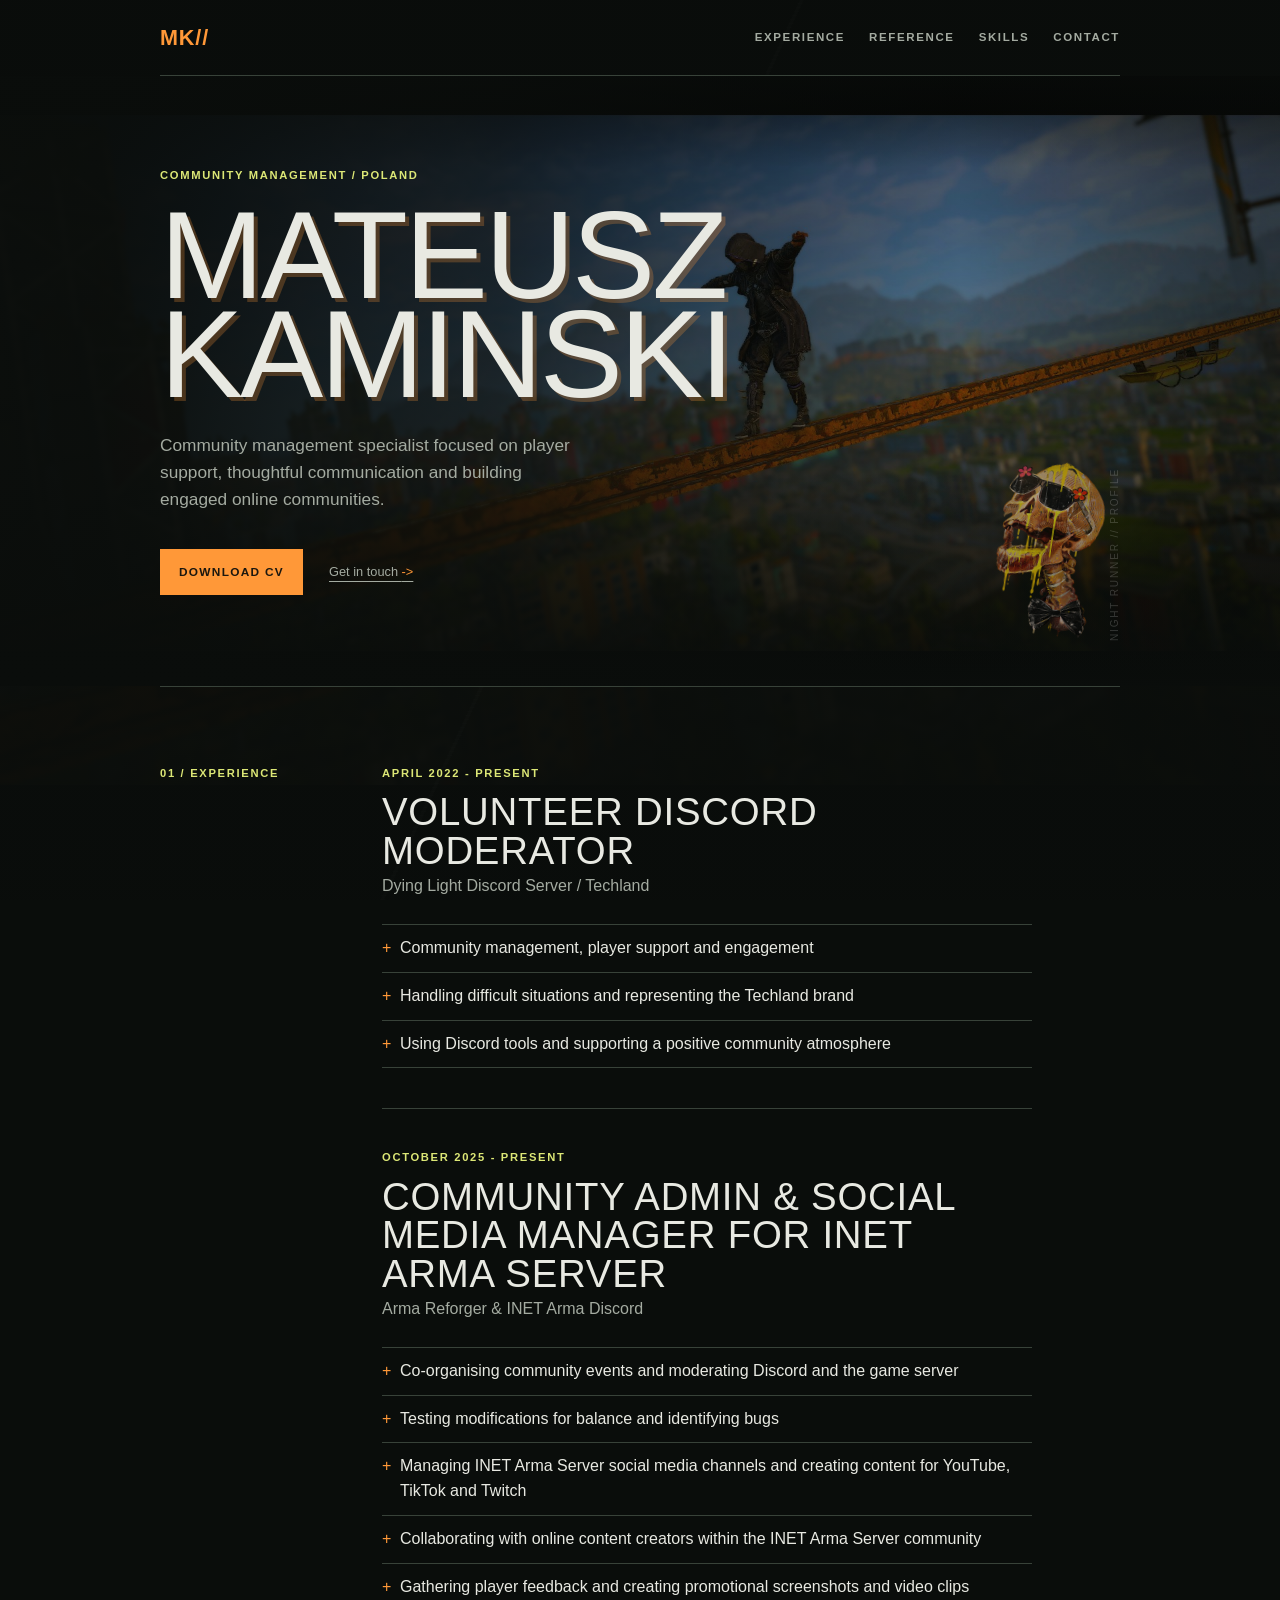
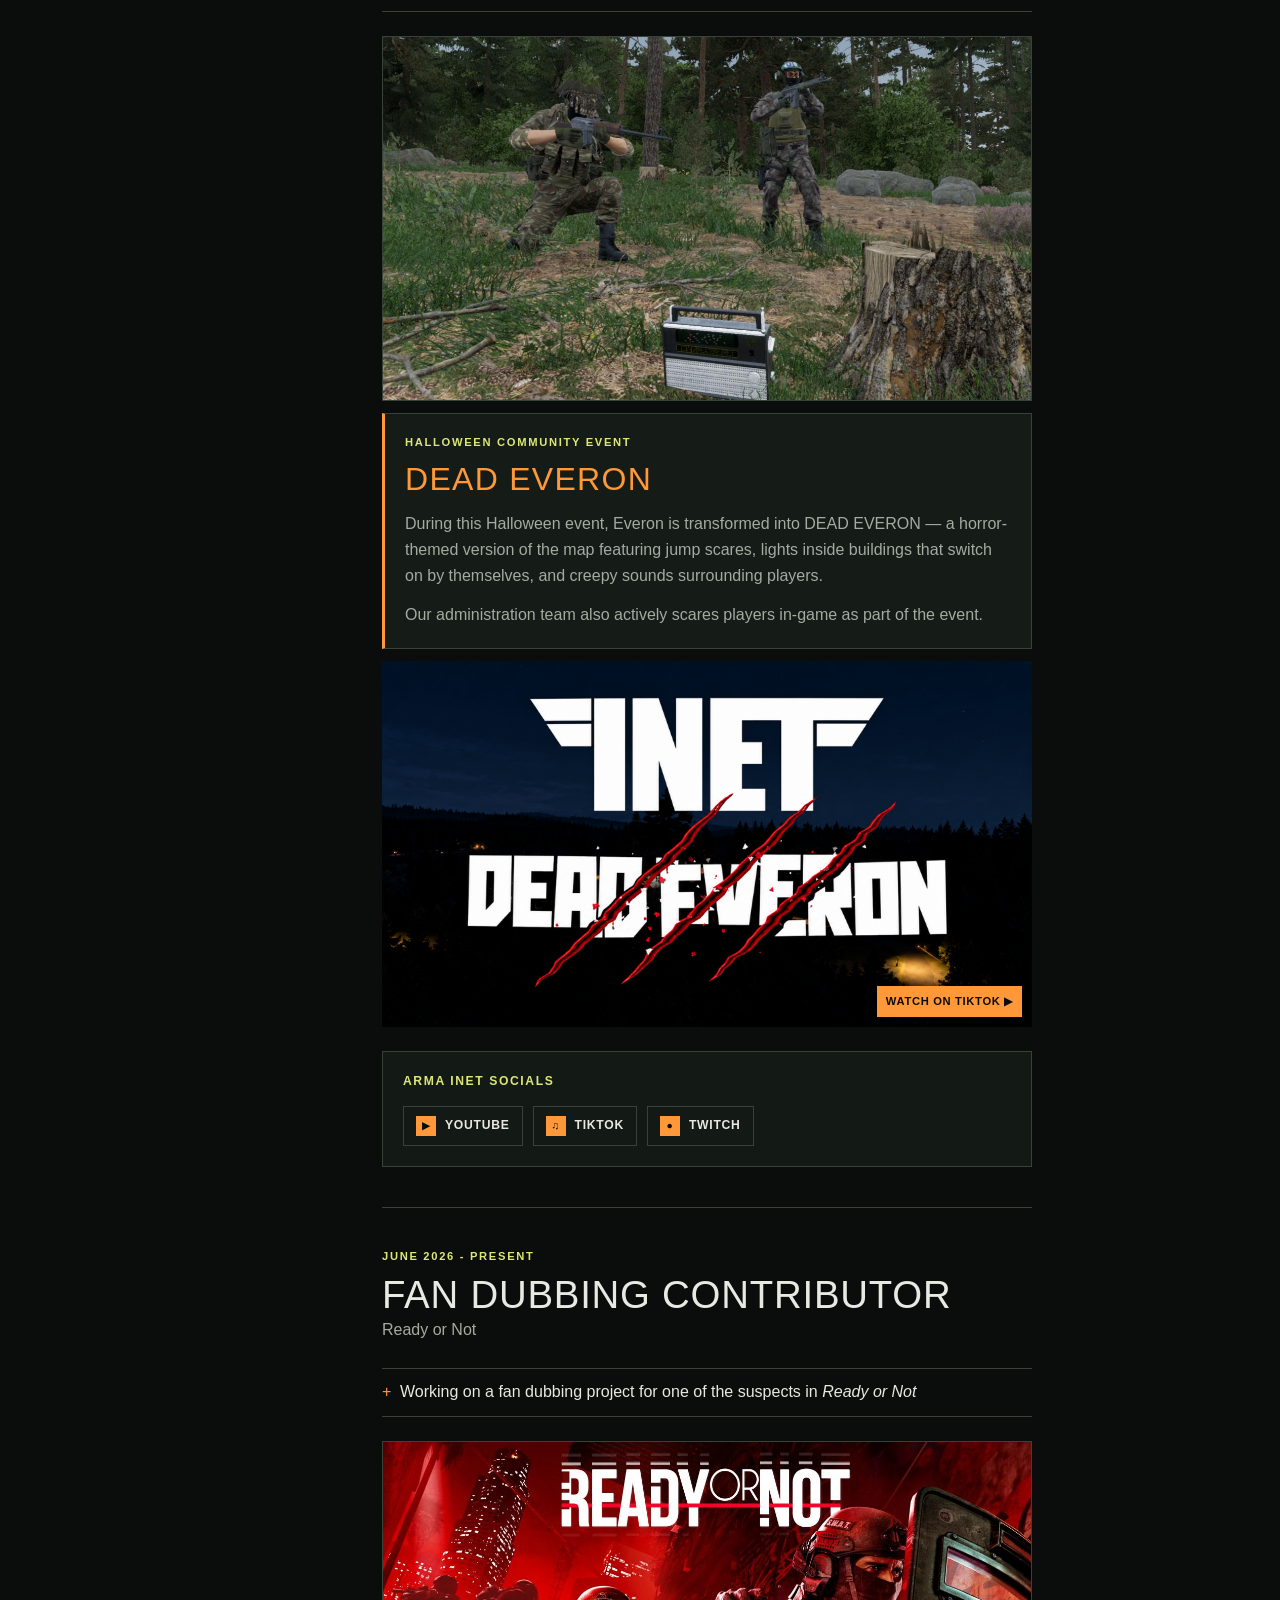
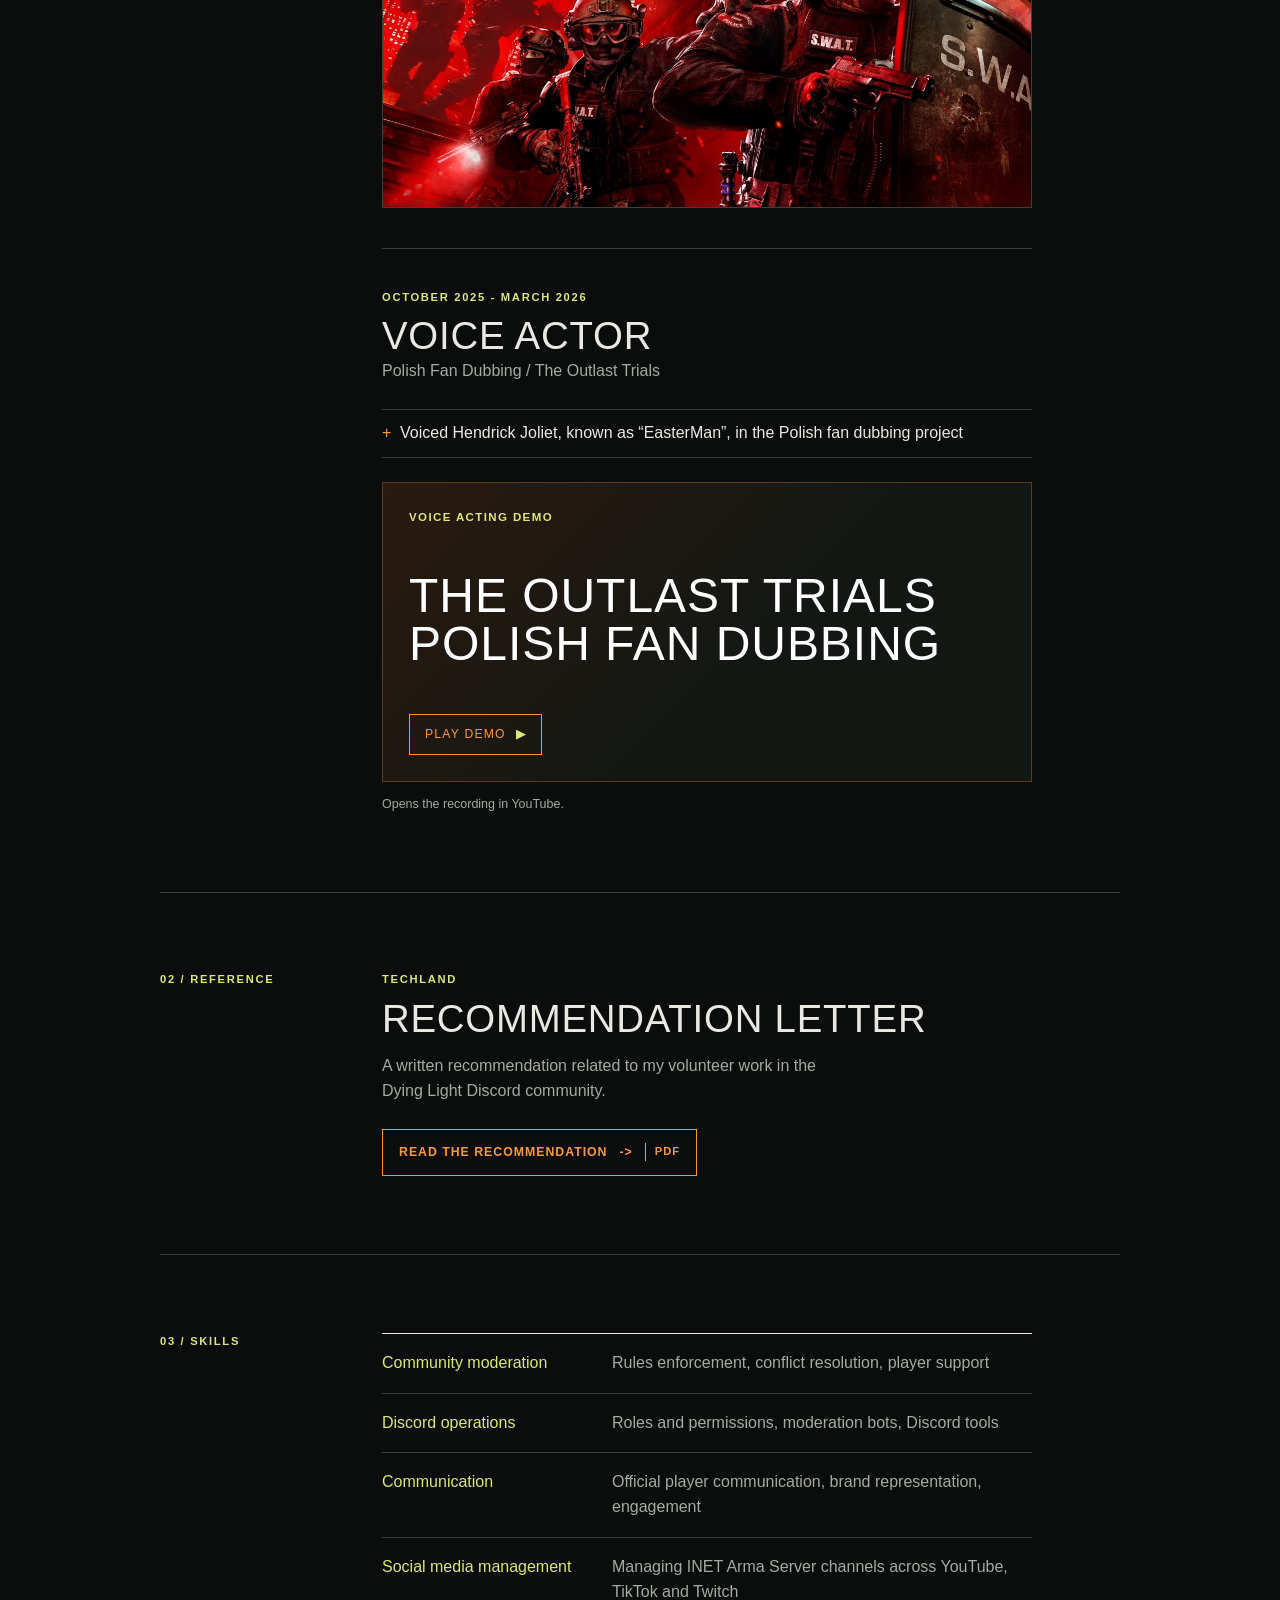
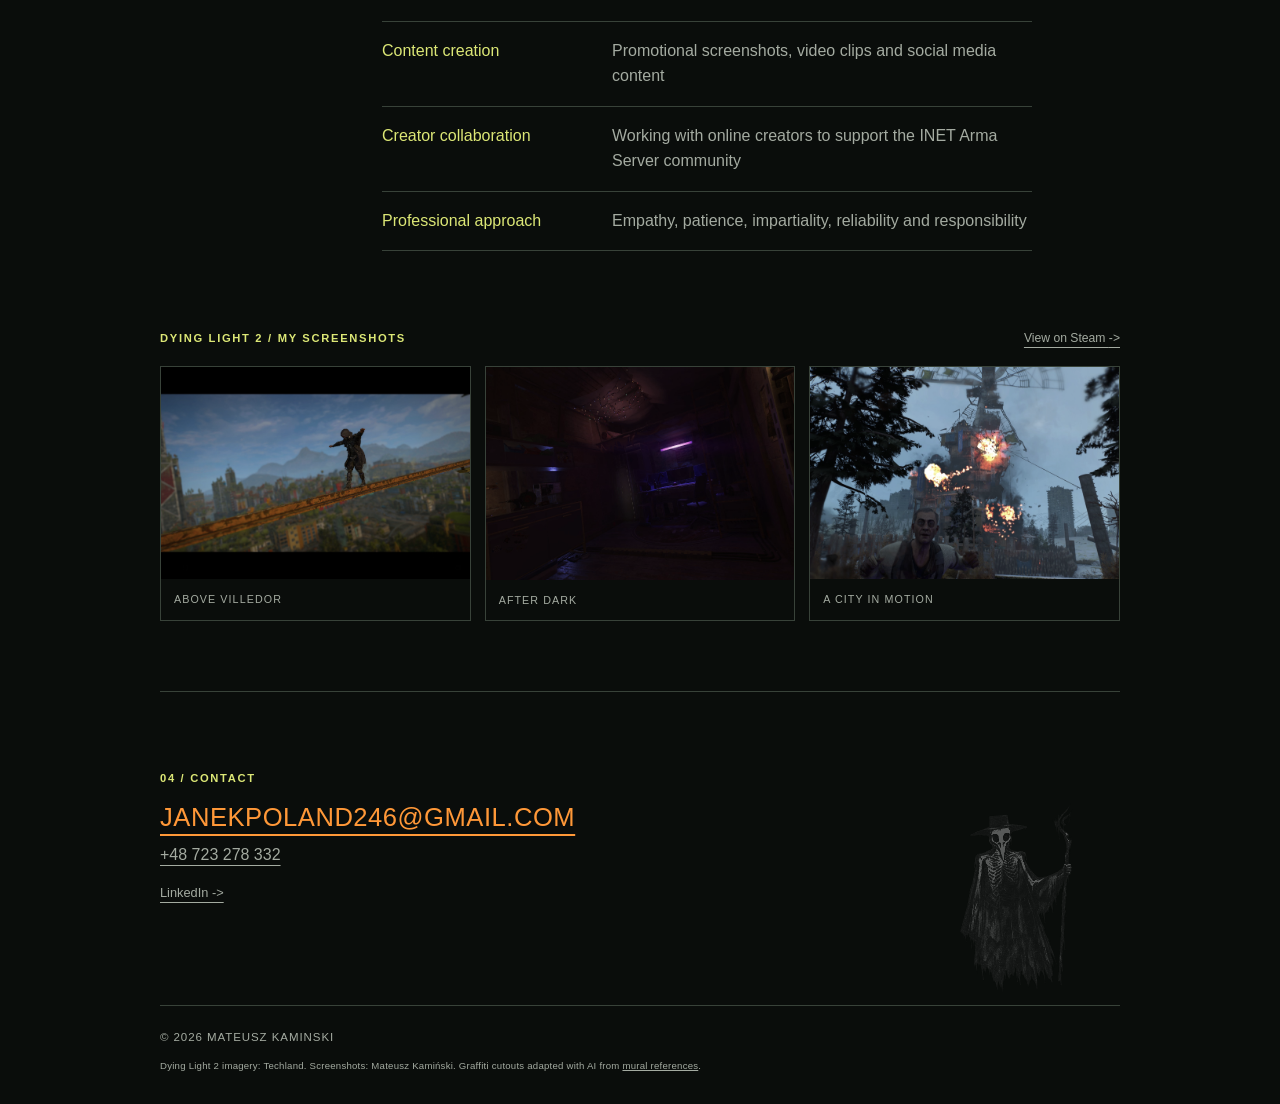
<file: index.html>
<!doctype html>
<html lang="en">
  <head>
    <meta charset="UTF-8" />
    <meta name="viewport" content="width=device-width, initial-scale=1" />
    <meta name="description" content="CV of Mateusz Kaminski, community management specialist." />
    <title>Mateusz Kaminski // Field Profile</title>
    <link rel="stylesheet" href="style-villedor-20261020-v2.css" />
  </head>
  <body>
    <header class="nav wrap">
      <a class="brand" href="#top">MK//</a>
      <nav aria-label="Main navigation">
        <a href="#experience">Experience</a>
        <a href="#reference">Reference</a>
        <a href="#skills">Skills</a>
        <a href="#contact">Contact</a>
      </nav>
    </header>

    <main id="top">
      <section class="hero wrap">
        <p class="label">Community management / Poland</p>
        <h1>Mateusz<br />Kaminski</h1>
        <p class="intro">Community management specialist focused on player support, thoughtful communication and building engaged online communities.</p>
        <div class="actions">
          <a class="button" href="assets/Mateusz_Kaminski_CV_ENG_GD_UPDATED.pdf" download>Download CV</a>
          <a class="text-link" href="mailto:janekpoland246@gmail.com">Get in touch <span>-&gt;</span></a>
        </div>
        <img class="graffiti graffiti--hero" src="assets/graffiti-skullhammer-cutout.png" width="118" alt="" aria-hidden="true" />
      </section>

      <section class="section wrap" id="experience">
        <p class="label">01 / Experience</p>
        <div class="content">
          <article class="experience-item">
            <p class="date">April 2022 - Present</p>
            <h2>Volunteer Discord Moderator</h2>
            <p class="company">Dying Light Discord Server / Techland</p>
            <ul>
              <li>Community management, player support and engagement</li>
              <li>Handling difficult situations and representing the Techland brand</li>
              <li>Using Discord tools and supporting a positive community atmosphere</li>
            </ul>
          </article>
          <article class="experience-item">
            <p class="date">October 2025 - Present</p>
            <h2>Community Admin &amp; Social Media Manager for INET Arma Server</h2>
            <p class="company">Arma Reforger &amp; INET Arma Discord</p>
            <ul>
              <li>Co-organising community events and moderating Discord and the game server</li>
              <li>Testing modifications for balance and identifying bugs</li>
              <li>Managing INET Arma Server social media channels and creating content for YouTube, TikTok and Twitch</li>
              <li>Collaborating with online content creators within the INET Arma Server community</li>
              <li>Gathering player feedback and creating promotional screenshots and video clips</li>
            </ul>
            <div class="arma-media">
              <img src="assets/arma-event.jpg" alt="Screenshot from an Arma Reforger community event" loading="lazy" />
              <section class="arma-event-copy" aria-labelledby="dead-everon-title">
                <p class="date">Halloween community event</p>
                <h3 id="dead-everon-title">DEAD EVERON</h3>
                <p>During this Halloween event, Everon is transformed into DEAD EVERON — a horror-themed version of the map featuring jump scares, lights inside buildings that switch on by themselves, and creepy sounds surrounding players.</p>
                <p>Our administration team also actively scares players in-game as part of the event.</p>
              </section>
              <a class="arma-video arma-video--tiktok" href="https://www.tiktok.com/@inet.arma/video/7697371350473739542?lang=pl-PL" target="_blank" rel="noopener noreferrer" aria-label="Watch INET Arma Server video on TikTok">
                <img src="assets/inet-arma-tiktok-16x9.png" alt="INET Arma — Dead Everon TikTok video thumbnail" loading="lazy" />
                <span>Watch on TikTok &#9654;</span>
              </a>
            </div>
            <div class="arma-socials">
              <p class="arma-socials-title">Arma INET Socials</p>
              <div class="social-links">
                <a class="social-link" href="https://www.youtube.com/channel/UCTH9OHZQNvkooxOH3eZzrSw" target="_blank" rel="noreferrer" aria-label="Open Arma INET on YouTube">
                  <span class="social-symbol" aria-hidden="true">&#9654;</span><span>YouTube</span>
                </a>
                <a class="social-link" href="https://www.tiktok.com/@inet.arma" target="_blank" rel="noreferrer" aria-label="Open Arma INET on TikTok">
                  <span class="social-symbol" aria-hidden="true">&#9835;</span><span>TikTok</span>
                </a>
                <a class="social-link" href="https://www.twitch.tv/inetarma" target="_blank" rel="noreferrer" aria-label="Open Arma INET on Twitch">
                  <span class="social-symbol" aria-hidden="true">&#9679;</span><span>Twitch</span>
                </a>
              </div>
            </div>
          </article>
          <article class="experience-item">
            <p class="date">June 2026 - Present</p>
            <h2>Fan Dubbing Contributor</h2>
            <p class="company">Ready or Not</p>
            <ul>
              <li>Working on a fan dubbing project for one of the suspects in <em>Ready or Not</em></li>
            </ul>
            <img class="experience-image" src="assets/ready-or-not-dubbing.jpg" alt="Ready or Not promotional artwork" loading="lazy" />
          </article>
          <article class="experience-item">
            <p class="date">October 2025 - March 2026</p>
            <h2>Voice Actor</h2>
            <p class="company">Polish Fan Dubbing / The Outlast Trials</p>
            <ul>
              <li>Voiced Hendrick Joliet, known as “EasterMan”, in the Polish fan dubbing project</li>
            </ul>
            <a class="video-card voice-demo-card" href="https://www.youtube.com/watch?v=pkF6Se_nqcI" target="_blank" rel="noreferrer" aria-label="Play voice acting demo on YouTube">
              <span class="video-card-label">Voice acting demo</span>
              <span class="video-card-title">The Outlast Trials<br />Polish fan dubbing</span>
              <span class="play-button" aria-hidden="true">Play demo <b>&#9654;</b></span>
            </a>
            <p class="video-note">Opens the recording in YouTube.</p>
          </article>
        </div>
      </section>

      <section class="section wrap" id="reference">
        <p class="label">02 / Reference</p>
        <div class="content reference-content">
          <p class="date">Techland</p>
          <h2>Recommendation Letter</h2>
          <p class="reference-copy">A written recommendation related to my volunteer work in the Dying Light Discord community.</p>
          <a class="reference-link" href="assets/techland-recommendation.pdf" target="_blank" rel="noreferrer">Read the recommendation <span>-&gt;</span><small>PDF</small></a>
        </div>
      </section>

      <section class="section wrap" id="skills">
        <p class="label">03 / Skills</p>
        <div class="content skills">
          <div><h3>Community moderation</h3><p>Rules enforcement, conflict resolution, player support</p></div>
          <div><h3>Discord operations</h3><p>Roles and permissions, moderation bots, Discord tools</p></div>
          <div><h3>Communication</h3><p>Official player communication, brand representation, engagement</p></div>
          <div><h3>Social media management</h3><p>Managing INET Arma Server channels across YouTube, TikTok and Twitch</p></div>
          <div><h3>Content creation</h3><p>Promotional screenshots, video clips and social media content</p></div>
          <div><h3>Creator collaboration</h3><p>Working with online creators to support the INET Arma Server community</p></div>
          <div><h3>Professional approach</h3><p>Empathy, patience, impartiality, reliability and responsibility</p></div>
        </div>
      </section>

      <aside class="captures wrap" aria-labelledby="captures-title">
        <div class="captures-heading">
          <p class="label" id="captures-title">Dying Light 2 / My screenshots</p>
          <a href="https://steamcommunity.com/id/jonathan_wysciguwka/screenshots/?appid=534380&amp;sort=newestfirst&amp;browsefilter=myfiles&amp;view=imagewall" target="_blank" rel="noopener noreferrer">View on Steam <span aria-hidden="true">-&gt;</span></a>
        </div>
        <div class="capture-grid">
          <a class="capture" href="https://steamcommunity.com/sharedfiles/filedetails/?id=3332293577" target="_blank" rel="noopener noreferrer">
            <img src="assets/dl2-villedor-crane.jpg" alt="A character balancing on a crane above Villedor" loading="lazy" />
            <span>Above Villedor</span>
          </a>
          <a class="capture" href="https://steamcommunity.com/sharedfiles/filedetails/?id=2909542916" target="_blank" rel="noopener noreferrer">
            <img src="assets/dl2-safe-zone.jpg" alt="Purple UV lighting inside a Dying Light 2 safe zone" loading="lazy" />
            <span>After dark</span>
          </a>
          <a class="capture" href="https://steamcommunity.com/sharedfiles/filedetails/?id=3122613165" target="_blank" rel="noopener noreferrer">
            <img src="assets/dl2-windmill.jpg" alt="A burning windmill tower in Dying Light 2" loading="lazy" />
            <span>A city in motion</span>
          </a>
        </div>
      </aside>

      <section class="contact wrap" id="contact">
        <p class="label">04 / Contact</p>
        <a class="email" href="mailto:janekpoland246@gmail.com">janekpoland246@gmail.com</a>
        <a class="phone" href="tel:+48723278332">+48 723 278 332</a>
        <a class="linkedin" href="https://www.linkedin.com/in/mateusz-kami%C5%84ski-6b678b23a/" target="_blank" rel="noreferrer">LinkedIn -&gt;</a>
        <img class="graffiti graffiti--contact" src="assets/graffiti-plague-doctor-cutout.png" width="165" alt="" aria-hidden="true" loading="lazy" />
      </section>
    </main>

    <footer class="wrap">&copy; <span id="year"></span> Mateusz Kaminski
      <p class="art-credits">Dying Light 2 imagery: Techland. Screenshots: Mateusz Kamiński. Graffiti cutouts adapted with AI from <a href="https://guides4gamers.com/dying-light-2/pois/murals/" target="_blank" rel="noopener noreferrer">mural references</a>.</p>
    </footer>
    <script src="script.js"></script>
  </body>
</html>
</file>
<file: style-villedor-20261020-v2.css>
:root { --ink: #e8e9e2; --night: #111713; --deep: #0a0d0b; --panel: #182019; --line: #384239; --muted: #a4aba1; --hazard: #ff9838; --glow: #dce776; }
* { box-sizing: border-box; }
html { scroll-behavior: smooth; }
body { margin: 0; color: var(--ink); background: var(--deep); font: 16px/1.55 "Arial Narrow", Arial, sans-serif; }
body::before { content: ""; position: fixed; inset: 0; pointer-events: none; z-index: -1; opacity: .25; background: linear-gradient(115deg, transparent 0 47%, rgba(255,255,255,.05) 47.1% 47.25%, transparent 47.35% 100%), repeating-linear-gradient(0deg, rgba(255,255,255,.025) 0 1px, transparent 1px 4px); }
a { color: inherit; }.wrap { width: min(960px, calc(100% - 48px)); margin: 0 auto; }
.nav { min-height: 76px; display: flex; align-items: center; justify-content: space-between; border-bottom: 1px solid var(--line); }.brand { color: var(--hazard); font: bold 1.35rem/1 Impact, "Arial Narrow", sans-serif; text-decoration: none; letter-spacing: .04em; } nav { display: flex; gap: 24px; } nav a { color: var(--muted); font-size: .72rem; font-weight: bold; text-decoration: none; text-transform: uppercase; letter-spacing: .14em; } nav a:hover { color: var(--hazard); }
.hero { position: relative; min-height: 610px; display: flex; flex-direction: column; justify-content: center; }.hero::after { content: "NIGHT RUNNER // PROFILE"; position: absolute; right: 0; bottom: 45px; color: rgba(255,255,255,.18); font: .63rem/1 Impact, sans-serif; letter-spacing: .18em; transform: rotate(-90deg) translateX(100%); transform-origin: right bottom; }.label, .date { margin: 0; color: var(--glow); font-size: .7rem; font-weight: bold; letter-spacing: .15em; text-transform: uppercase; } h1 { margin: 20px 0 28px; font: 500 clamp(4.3rem, 12vw, 7.8rem)/.8 Impact, "Arial Narrow", sans-serif; letter-spacing: -.025em; text-transform: uppercase; text-shadow: 4px 4px 0 rgba(255,152,56,.25); }.intro { max-width: 430px; margin: 0; color: var(--muted); font-size: 1.08rem; }.actions { display: flex; align-items: center; gap: 26px; margin-top: 36px; }.button { padding: 13px 18px; border: 1px solid var(--hazard); background: var(--hazard); color: #1b170f; text-decoration: none; font-size: .74rem; font-weight: bold; text-transform: uppercase; letter-spacing: .11em; }.button:hover { background: var(--glow); border-color: var(--glow); }.text-link, .linkedin { font-size: .8rem; color: var(--muted); text-underline-offset: 5px; }.text-link span { color: var(--hazard); }
.section { display: grid; grid-template-columns: 190px 1fr; gap: 32px; padding: 78px 0; border-top: 1px solid var(--line); }.content { max-width: 650px; }.content h2 { margin: 11px 0 4px; color: var(--ink); font: 500 clamp(1.7rem, 3vw, 2.55rem)/1 Impact, "Arial Narrow", sans-serif; text-transform: uppercase; letter-spacing: .02em; }.content h2 em { color: var(--hazard); font-style: normal; }.company { margin: 0; color: var(--muted); }.experience-item { padding: 0 0 40px; margin-bottom: 40px; border-bottom: 1px solid var(--line); }.experience-item:last-child { padding-bottom: 0; margin-bottom: 0; border-bottom: 0; }.experience-item ul { margin: 25px 0 0; padding: 0; list-style: none; border-top: 1px solid var(--line); }.experience-item li { padding: 11px 0 11px 18px; border-bottom: 1px solid var(--line); position: relative; }.experience-item li::before { content: "+"; position: absolute; left: 0; color: var(--hazard); }
.experience-image { display: block; width: 100%; margin-top: 24px; border: 1px solid var(--line); }.arma-media { display: grid; gap: 12px; max-width: 680px; margin-top: 24px; }.arma-media > img { display: block; width: 100%; aspect-ratio: 16 / 9; max-height: 382px; object-fit: cover; border: 1px solid var(--line); }.arma-video { position: relative; display: block; overflow: hidden; background: #111; text-decoration: none; }.arma-video img { display: block; width: 100%; aspect-ratio: 16 / 9; object-fit: cover; }.arma-video span { position: absolute; right: 10px; bottom: 10px; padding: 7px 9px; background: var(--hazard); color: var(--deep); font-size: .7rem; font-weight: bold; text-transform: uppercase; letter-spacing: .06em; }.arma-video:hover span { background: var(--glow); }
.arma-socials { margin-top: 24px; padding: 20px; border: 1px solid var(--line); background: rgba(24,32,25,.7); }.arma-socials-title { margin: 0 0 15px; color: var(--glow); font-size: .76rem; font-weight: bold; letter-spacing: .13em; text-transform: uppercase; }.social-links { display: flex; flex-wrap: wrap; gap: 10px; }.social-link { display: inline-flex; align-items: center; gap: 9px; padding: 9px 12px; border: 1px solid var(--line); color: var(--ink); text-decoration: none; font-size: .76rem; font-weight: bold; letter-spacing: .06em; text-transform: uppercase; }.social-link:hover { border-color: var(--hazard); color: var(--hazard); }.social-symbol { display: grid; place-items: center; width: 20px; height: 20px; color: var(--deep); background: var(--hazard); font-size: .65rem; line-height: 1; }
.reference-copy { max-width: 470px; margin: 16px 0 25px; color: var(--muted); }.reference-link { display: inline-flex; align-items: center; gap: 12px; padding: 13px 16px; border: 1px solid var(--hazard); color: var(--hazard); text-decoration: none; font-size: .77rem; font-weight: bold; text-transform: uppercase; letter-spacing: .08em; }.reference-link:hover { background: var(--hazard); color: var(--deep); }.reference-link small { padding-left: 9px; border-left: 1px solid currentColor; font-size: .7rem; }
.mod-media { display: grid; grid-template-columns: 2fr 1fr; gap: 12px; margin-top: 24px; }.mod-media img { display: block; width: 100%; border: 1px solid var(--line); }.mod-media.code-only { grid-template-columns: 1fr; }.mod-thumbnail { min-height: 300px; height: 100%; object-fit: cover; }.mod-code { height: 300px; max-width: 360px; object-fit: contain; background: #050605; }.mod-copy { margin-top: 24px; color: var(--muted); }.mod-copy p { margin: 0 0 12px; }.mod-copy code { color: var(--glow); font: .9em Consolas, "Courier New", monospace; }.mod-link { display: inline-block; margin-top: 13px; color: var(--hazard); font-size: .82rem; text-underline-offset: 5px; }
.skills { border-top: 1px solid var(--ink); }.skills div { display: grid; grid-template-columns: 210px 1fr; gap: 20px; padding: 17px 0; border-bottom: 1px solid var(--line); }.skills h3, .skills p { margin: 0; font-size: 1rem; font-weight: normal; }.skills h3 { color: var(--glow); }.skills p { color: var(--muted); }.video-copy { max-width: 520px; margin: 0 0 24px; color: var(--muted); }.video-copy em { color: var(--ink); }.video-card { min-height: 300px; display: flex; flex-direction: column; align-items: flex-start; justify-content: space-between; padding: 26px; border: 1px solid #5f3c1c; background: linear-gradient(135deg, #2a1a10, #121714 60%); color: #fff; text-decoration: none; }.video-card:hover { background: linear-gradient(135deg, #4a2a14, #202b1d 60%); }.video-card-label { color: var(--glow); font-size: .72rem; font-weight: bold; letter-spacing: .12em; text-transform: uppercase; }.video-card-title { font: 500 clamp(1.7rem, 4vw, 3rem)/1 Impact, "Arial Narrow", sans-serif; text-transform: uppercase; letter-spacing: .02em; }.play-button { display: inline-flex; align-items: center; gap: 10px; padding: 10px 15px; border: 1px solid var(--hazard); color: var(--hazard); font-size: .76rem; text-transform: uppercase; letter-spacing: .1em; }.play-button b { color: var(--glow); }.video-note { margin: 13px 0 0; color: var(--muted); font-size: .78rem; }
.arma-video--tiktok img { object-fit: contain; background: #070d14; }
.arma-event-copy { padding: 20px; border: 1px solid var(--line); border-left: 3px solid var(--hazard); background: rgba(24,32,25,.8); }
.arma-event-copy h3 { margin: 10px 0 14px; color: var(--hazard); font: 500 clamp(1.5rem, 3vw, 2rem)/1.1 Impact, "Arial Narrow", sans-serif; letter-spacing: .04em; }
.arma-event-copy > p:not(.date) { margin: 0 0 12px; color: var(--muted); line-height: 1.65; }
.arma-event-copy > p:last-child { margin-bottom: 0; }
.voice-demo-card { margin-top: 24px; }
/* Villedor atmosphere, using Mateusz's Steam screenshots. */
body { background-image: linear-gradient(rgba(10,13,11,.94), rgba(10,13,11,.97)), url("assets/dl2-villedor-crane.jpg"); background-size: cover; background-position: center; background-attachment: fixed; }
.hero { isolation: isolate; }
.hero::before { content: ""; position: absolute; z-index: -1; inset: 0 auto 0 50%; width: 100vw; transform: translateX(-50%); background-image: linear-gradient(90deg, rgba(10,13,11,.97) 9%, rgba(10,13,11,.80) 39%, rgba(10,13,11,.30) 75%, rgba(10,13,11,.48)), linear-gradient(0deg, var(--deep), transparent 35%, transparent 85%, rgba(10,13,11,.6)), url("assets/dl2-villedor-crane.jpg"); background-size: cover; background-position: center, center, center 48%; pointer-events: none; }
.graffiti { display: block; position: absolute; height: auto; max-width: 100%; object-fit: contain; pointer-events: none; user-select: none; }
.graffiti--hero { right: 16px; bottom: 50px; width: 118px; opacity: .64; transform: rotate(9deg); }
.captures { padding: 0 0 70px; }
.captures-heading { display: flex; align-items: center; justify-content: space-between; gap: 20px; margin-bottom: 18px; }
.captures-heading > a { color: var(--muted); font-size: .76rem; text-underline-offset: 5px; }
.capture-grid { display: grid; grid-template-columns: repeat(3, minmax(0, 1fr)); gap: 14px; }
.capture { display: block; position: relative; overflow: hidden; border: 1px solid var(--line); background: var(--deep); text-decoration: none; }
.capture img { display: block; width: 100%; aspect-ratio: 16 / 11; object-fit: cover; filter: saturate(.7); transition: filter .2s ease; }
.capture:hover img, .capture:focus-visible img { filter: saturate(1); }
.capture span { display: block; padding: 12px 13px; color: var(--muted); font-size: .67rem; text-transform: uppercase; letter-spacing: .1em; }
.contact { position: relative; isolation: isolate; }
.contact > a, .contact > .label { position: relative; z-index: 1; }
.graffiti--contact { right: 24px; bottom: 10px; width: 165px; max-height: 260px; opacity: .32; filter: grayscale(1) brightness(2.4); transform: rotate(-6deg); z-index: -1; }
.art-credits { max-width: 650px; margin: 11px 0 0; color: var(--muted); font-size: .6rem; line-height: 1.7; letter-spacing: .025em; text-transform: none; }
@media (max-width: 640px) { body { background-attachment: scroll; }.hero::before { background-position: center, center, 64% center; }.graffiti--hero { right: 4px; bottom: 30px; width: 75px; opacity: .38; }.captures { padding-bottom: 50px; }.capture-grid { grid-template-columns: 1fr; }.capture img { aspect-ratio: 16 / 9; }.captures-heading { align-items: flex-start; }.captures-heading .label { max-width: 170px; }.graffiti--contact { right: 0; width: 110px; opacity: .15; } }
.contact { padding: 78px 0 100px; border-top: 1px solid var(--line); }.email { display: block; margin: 18px 0 12px; color: var(--hazard); font: 500 clamp(.85rem, 2vw, 1.75rem)/1 Impact, "Arial Narrow", sans-serif; letter-spacing: .02em; text-transform: uppercase; text-underline-offset: 8px; }.phone { display: block; width: fit-content; margin: 0 0 12px; color: var(--muted); font-size: 1rem; text-underline-offset: 5px; } footer { padding: 23px 0 30px; border-top: 1px solid var(--line); color: var(--muted); font-size: .72rem; letter-spacing: .08em; text-transform: uppercase; }
@media (max-width: 640px) { .wrap { width: min(100% - 32px, 960px); }.nav { min-height: 66px; } nav { gap: 14px; } nav a { font-size: .64rem; }.hero { min-height: 540px; }.hero::after { display: none; }.section { grid-template-columns: 1fr; gap: 22px; padding: 58px 0; }.skills div { grid-template-columns: 1fr; gap: 4px; }.mod-media { grid-template-columns: 1fr; }.mod-thumbnail,.mod-code { min-height: 0; height: auto; }.social-link { flex: 1 1 120px; justify-content: center; }.contact { padding: 58px 0 70px; } }
</file>
